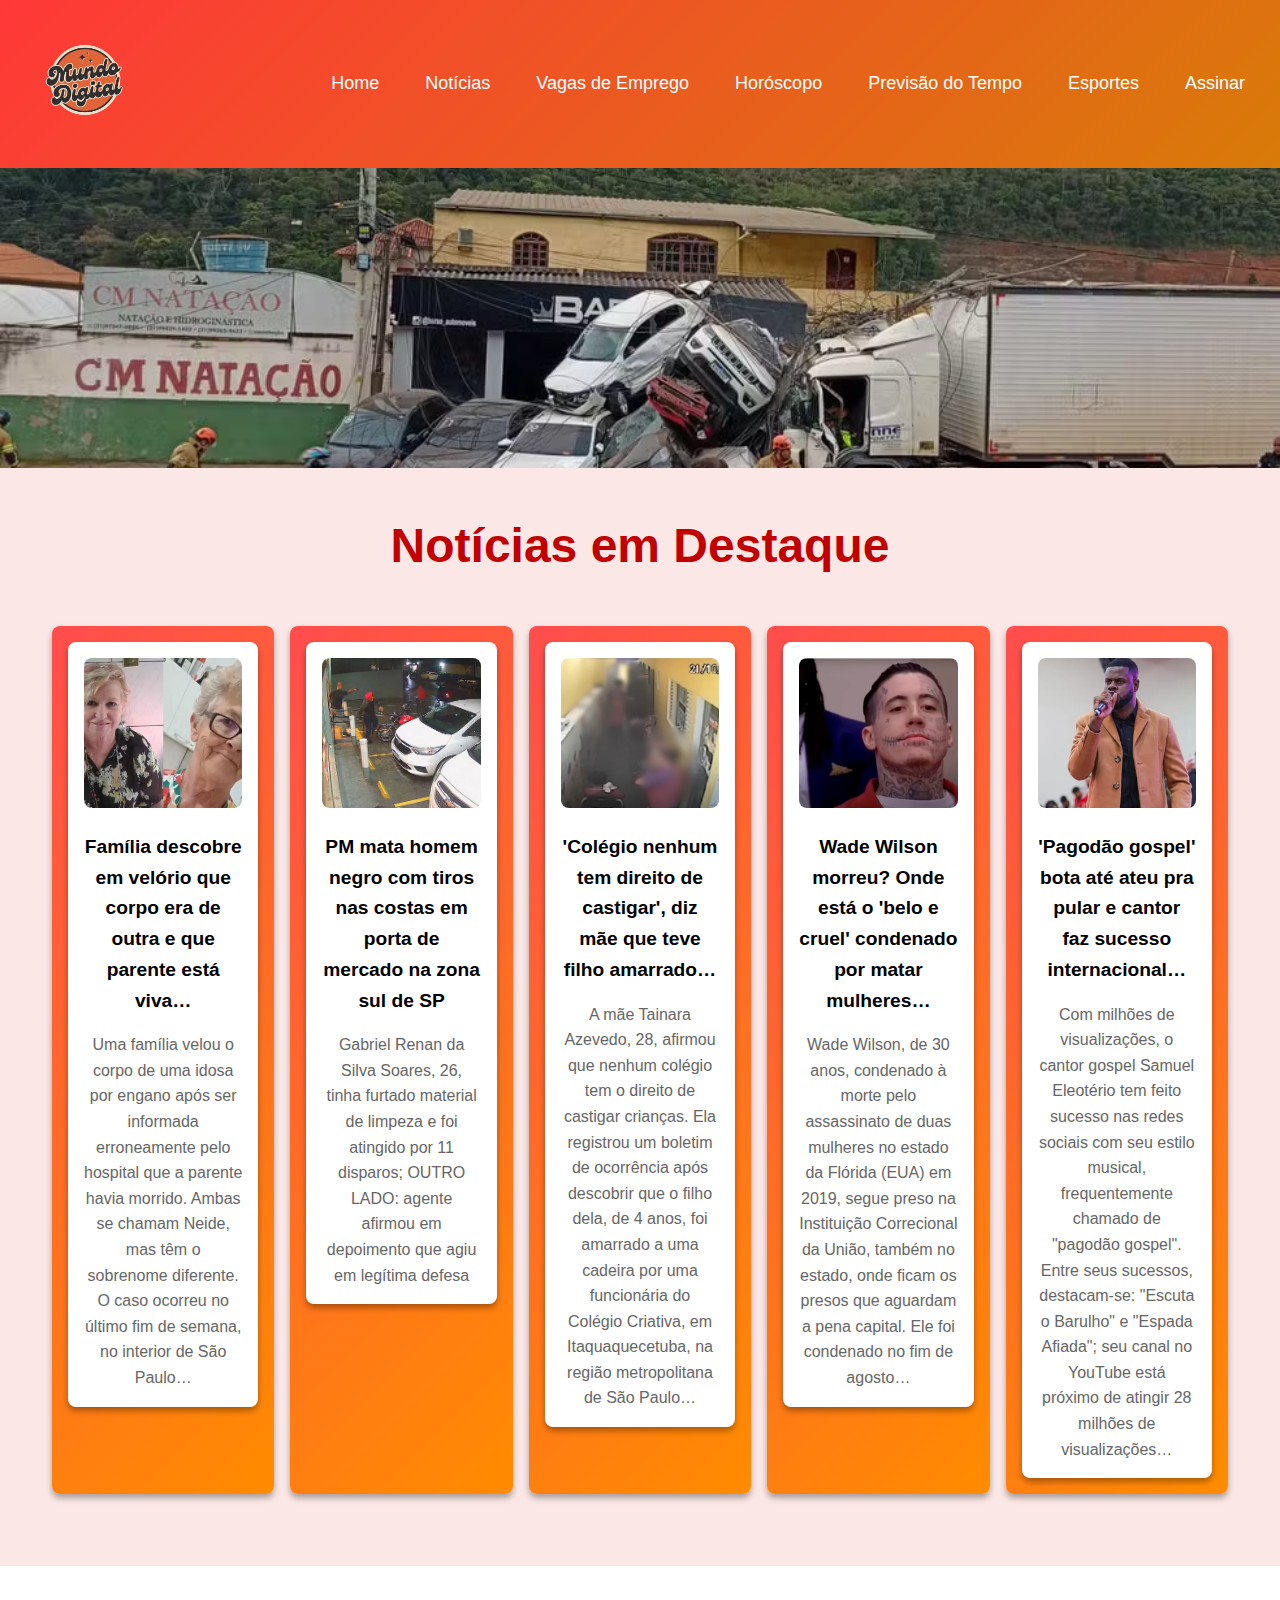
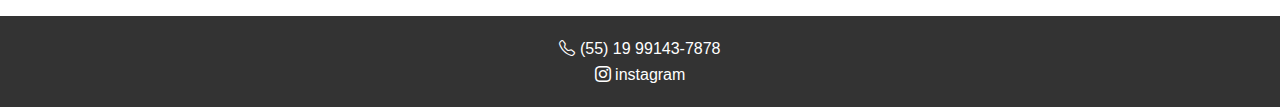
<file: prova lima/index.html>
<!DOCTYPE html>
<html lang="pt-br">

<head>
    <meta charset="UTF-8">
    <meta name="viewport" content="width=device-width, initial-scale=1.0">
    <link rel="stylesheet" href="https://cdn.jsdelivr.net/npm/bootstrap-icons@1.11.3/font/bootstrap-icons.min.css">
    <title>Jornal Conecta</title>
    <link rel="stylesheet" href="styles.css">
</head>

<body>
    <!-- Cabeçalho -->
    <header>
        <div class="logo">
            <img src="logo_jornal-removebg-preview.png" alt="Jornal Conecta">
        </div>
        <nav class="menu">
            <ul>
                <li><a href="index.html">Home</a></li>
                <li><a href="noticias.html">Notícias</a></li>
                <li><a href="vagas.html">Vagas de Emprego</a></li>
                <li><a href="horoscopo.html">Horóscopo</a></li>
                <li><a href="previsao-tempo.html">Previsão do Tempo</a></li>
                <li><a href="esportes.html">Esportes</a></li>
                <li><a href="assinar.html" >Assinar</a></li>
            </ul>
        </nav>
    </header>

    <!-- Banner Principal -->
    <section id="home" class="banner">
    </section>

    <!-- Notícias em Destaque -->
    <section id="noticias" class="noticias">
        <h2>Notícias em Destaque</h2>
        <div class="card-container">
            <a href="noticia1.html" class="cards">
                <div class="card">
                    <img src="veia.webp" alt="Notícia 1">
                    <h3>Família descobre em velório que corpo era de outra e que parente está viva…</h3>
                    <p>Uma família velou o corpo de uma idosa por engano após ser informada erroneamente pelo hospital que a parente havia morrido. Ambas se chamam Neide, mas têm o sobrenome diferente. O caso ocorreu no último fim de semana, no interior de São Paulo…</p>
                </div>
            </a>
            <a href="noticia2.html" class="cards">
                <div class="card">
                    <img src="pm.jpg" alt="Notícia 2">
                    <h3>PM mata homem negro com tiros nas costas em porta de mercado na zona sul de SP</h3>
                    <p>Gabriel Renan da Silva Soares, 26, tinha furtado material de limpeza e foi atingido por 11 disparos; OUTRO LADO: agente afirmou em depoimento que agiu em legítima defesa</p>
                
                </div>
            </a>
            <a href="noticia3.html" class="cards">
                <div class="card">
                    <img src="crança.png" alt="Notícia 3">
                    <h3>'Colégio nenhum tem direito de castigar', diz mãe que teve filho amarrado…</h3>
                    <p>A mãe Tainara Azevedo, 28, afirmou que nenhum colégio tem o direito de castigar crianças. Ela registrou um boletim de ocorrência após descobrir que o filho dela, de 4 anos, foi amarrado a uma cadeira por uma funcionária do Colégio Criativa, em Itaquaquecetuba, na região metropolitana de São Paulo…</p>
               
                </div>
            </a>
            <a href="noticia4.html" class="cards">
                <div class="card">
                    <img src="wade.png" alt="Notícia 4">
                    <h3>Wade Wilson morreu? Onde está o 'belo e cruel' condenado por matar mulheres…</h3>
                    <p>Wade Wilson, de 30 anos, condenado à morte pelo assassinato de duas mulheres no estado da Flórida (EUA) em 2019, segue preso na Instituição Correcional da União, também no estado, onde ficam os presos que aguardam a pena capital. Ele foi condenado no fim de agosto…</p>
                
                </div>
            </a>
            <a href="noticia5.html" class="cards">
                <div class="card">
                    <img src="pagodão gospel.webp" alt="Notícia 5">
                    <h3>'Pagodão gospel' bota até ateu pra pular e cantor faz sucesso internacional…</h3>
                    <p>Com milhões de visualizações, o cantor gospel Samuel Eleotério tem feito sucesso nas redes sociais com seu estilo musical, frequentemente chamado de "pagodão gospel". Entre seus sucessos, destacam-se: "Escuta o Barulho" e "Espada Afiada"; seu canal no YouTube está próximo de atingir 28 milhões de visualizações…</p>
                
                </div>
            </a>
        </div>
    </section>

    <!-- Footer -->
    <footer>
        <div class="social-media">
            <i class="bi bi-telephone"></i>
            <span>(55) 19 99143-7878</span>
        </div>

        <div>
            <i class="bi bi-instagram"></i>
            <span>instagram</span>
        </div>
    </footer>

</body>

</html>
</file>
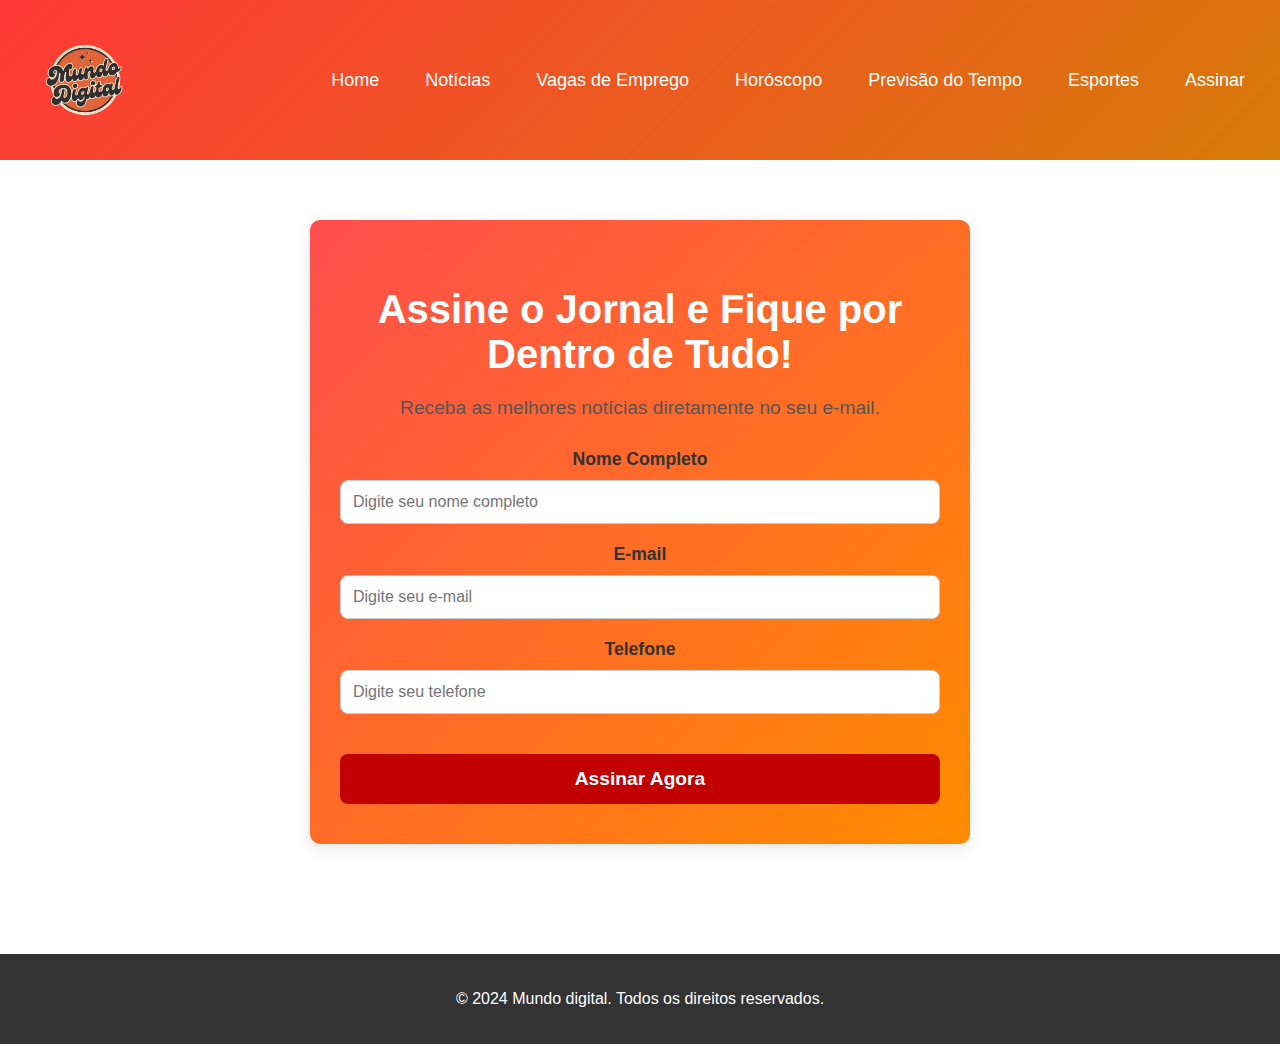
<file: prova lima/assinar.html>
<!DOCTYPE html>
<html lang="pt-BR">
<head>
    <meta charset="UTF-8">
    <meta name="viewport" content="width=device-width, initial-scale=1.0">
    <title>Assine o Jornal - Visionary Times</title>
    <link rel="stylesheet" href="ass.css">
</head>
<body>
    <header>
        <img src="logo_jornal-removebg-preview.png" alt="Visionary Times Logo" class="logo">
        <nav>
            <ul class="menu">
                <li><a href="index.html">Home</a></li>
                <li><a href="noticias.html">Notícias</a></li>
                <li><a href="vagas.html">Vagas de Emprego</a></li>
                <li><a href="horoscopo.html">Horóscopo</a></li>
                <li><a href="previsao-tempo.html">Previsão do Tempo</a></li>
                <li><a href="esportes.html">Esportes</a></li>
                <li><a href="assinar.html" >Assinar</a></li>
            </ul>
        </nav>
    </header>
    
    <main>
        <section class="assinar">
            <div class="container">
                <h1>Assine o Jornal e Fique por Dentro de Tudo!</h1>
                <p class="subtitulo">Receba as melhores notícias diretamente no seu e-mail.</p>
                
                <!-- Formulário de Assinatura -->
                <form action="submit-assinatura.php" method="POST" class="form-assinatura">
                    <div class="campo">
                        <label for="nome">Nome Completo</label>
                        <input type="text" id="nome" name="nome" required placeholder="Digite seu nome completo">
                    </div>
                    
                    <div class="campo">
                        <label for="email">E-mail</label>
                        <input type="email" id="email" name="email" required placeholder="Digite seu e-mail">
                    </div>
                    
                    <div class="campo">
                        <label for="telefone">Telefone</label>
                        <input type="tel" id="telefone" name="telefone" required placeholder="Digite seu telefone">
                    </div>
                    
                    <button type="submit" class="btn-submit">Assinar Agora</button>
                </form>
            </div>
        </section>
    </main>

    <footer>
        <p>&copy; 2024 Mundo digital. Todos os direitos reservados.</p>
    </footer>
</body>
</html>
</file>
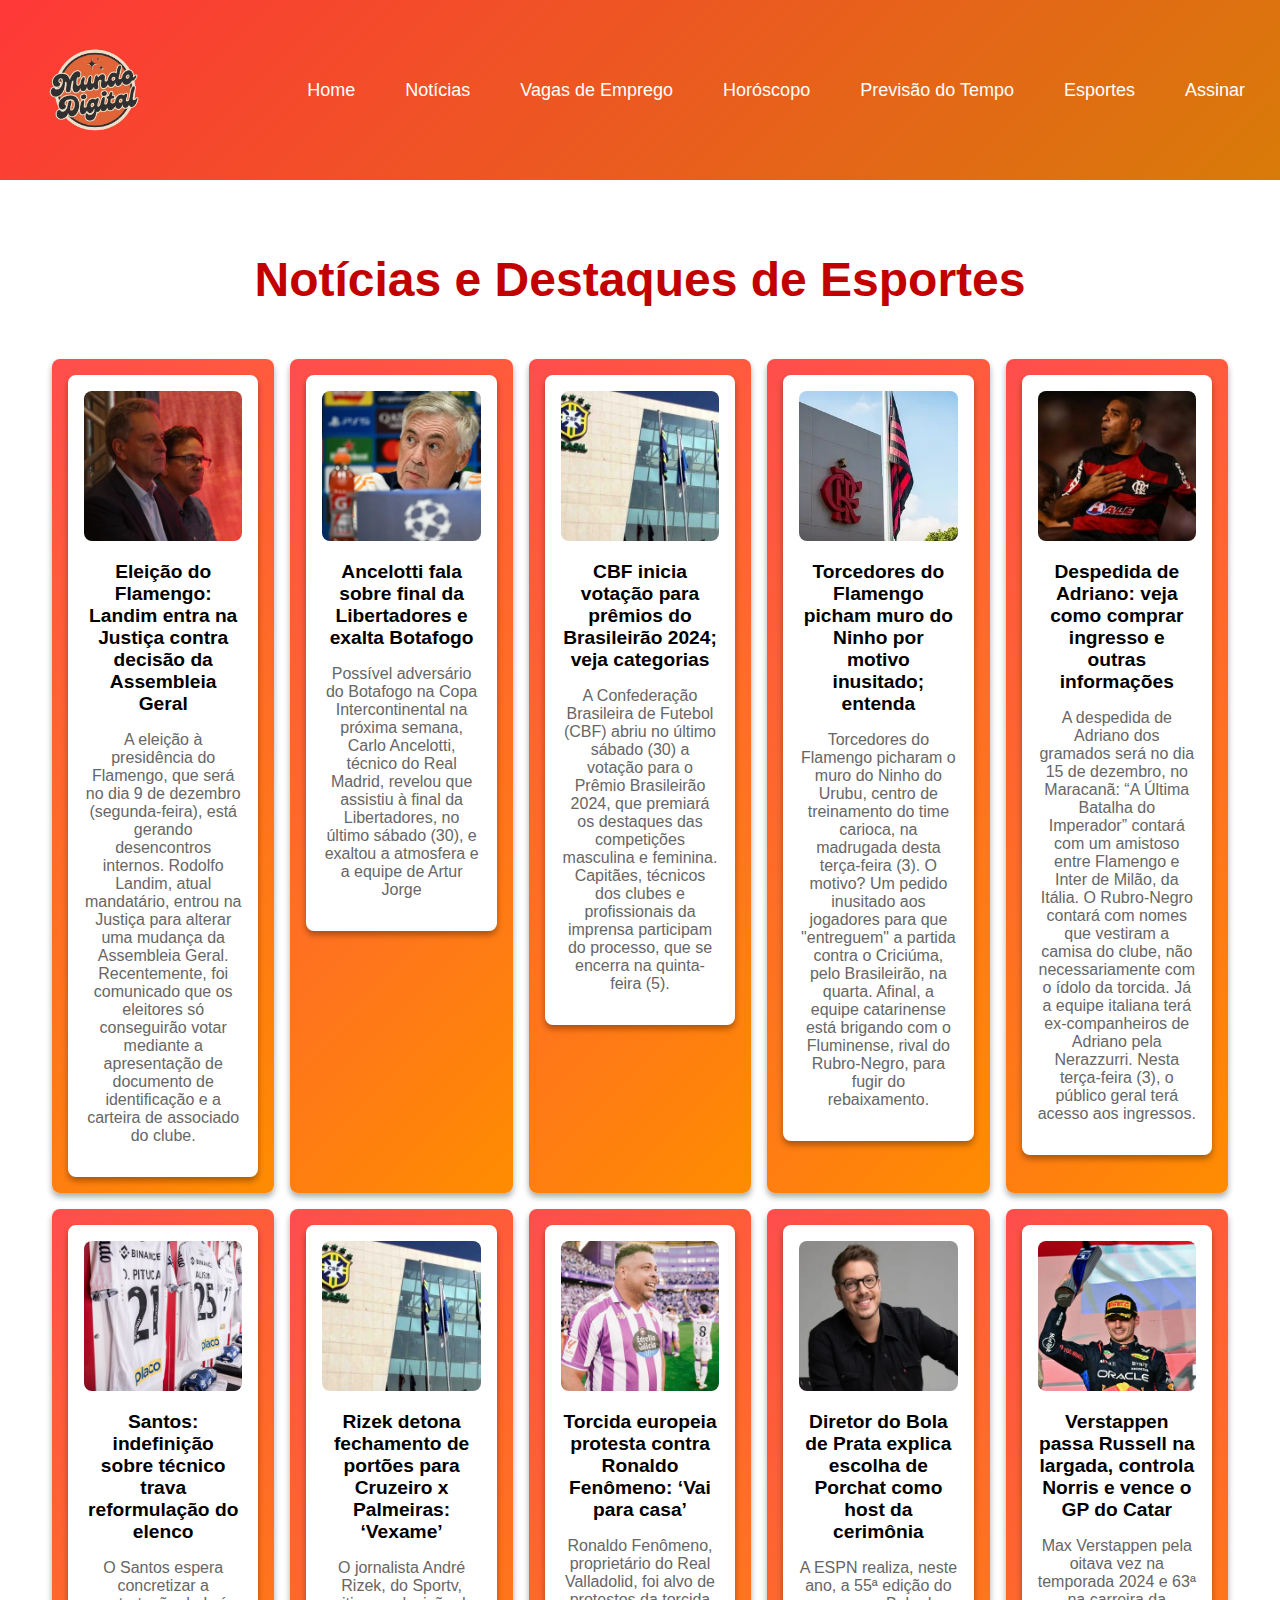
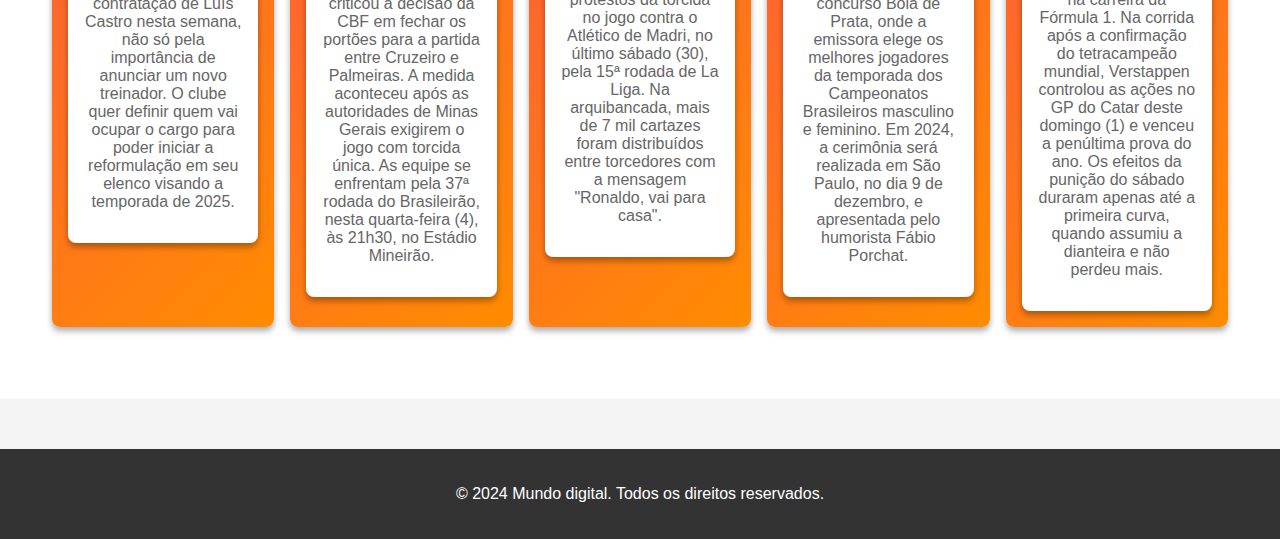
<file: prova lima/esportes.html>
<!DOCTYPE html>
<html lang="pt-BR">
<head>
    <meta charset="UTF-8">
    <meta name="viewport" content="width=device-width, initial-scale=1.0">
    <title>Esportes - Visionary Times</title>
    <link rel="stylesheet" href="esportes.css">
</head>
<body>
    <header>
        <img src="logo_jornal-removebg-preview.png" alt="Visionary Times Logo" class="logo">
        <nav>
            <ul class="menu">
                <li><a href="index.html">Home</a></li>
                <li><a href="noticias.html">Notícias</a></li>
                <li><a href="vagas.html">Vagas de Emprego</a></li>
                <li><a href="horoscopo.html">Horóscopo</a></li>
                <li><a href="previsao-tempo.html">Previsão do Tempo</a></li>
                <li><a href="esportes.html" class="active">Esportes</a></li>
                <li><a href="assinar.html">Assinar</a></li>
            </ul>
        </nav>
    </header>
    
    <main>
        <section class="esportes">
            <h1>Notícias e Destaques de Esportes</h1>
                <div class="card-container">
                    <a href="noticia1.html" class="cards">
                        <div class="card">
                            <img src="Rodolfo-Landim-e-Dunshee-scaled-aspect-ratio-512-320.webp" alt="Notícia 1">
                            <h3>Eleição do Flamengo: Landim entra na Justiça contra decisão da Assembleia Geral</h3>
                            <p>A eleição à presidência do Flamengo, que será no dia 9 de dezembro (segunda-feira), está gerando desencontros internos. Rodolfo Landim, atual mandatário, entrou na Justiça para alterar uma mudança da Assembleia Geral. Recentemente, foi comunicado que os eleitores só conseguirão votar mediante a apresentação de documento de identificação e a carteira de associado do clube.</p>
                        </div>
                    </a>
                    <a href="noticia2.html" class="cards">
                        <div class="card">
                            <img src="AFP__20241126__36ND82M__v1__HighRes__FblEurC1RealMadridPresser-scaled-aspect-ratio-512-320.webp" alt="Notícia 2">
                            <h3>Ancelotti fala sobre final da Libertadores e exalta Botafogo</h3>
                            <p>Possível adversário do Botafogo na Copa Intercontinental na próxima semana, Carlo Ancelotti, técnico do Real Madrid, revelou que assistiu à final da Libertadores, no último sábado (30), e exaltou a atmosfera e a equipe de Artur Jorge</p>
        
                        </div>
                    </a>
                    <a href="noticia3.html" class="cards">
                        <div class="card">
                            <img src="CBF-aspect-ratio-512-320.webp" alt="Notícia 3">
                            <h3>CBF inicia votação para prêmios do Brasileirão 2024; veja categorias</h3>
                            <p>A Confederação Brasileira de Futebol (CBF) abriu no último sábado (30) a votação para o Prêmio Brasileirão 2024, que premiará os destaques das competições masculina e feminina. Capitães, técnicos dos clubes e profissionais da imprensa participam do processo, que se encerra na quinta-feira (5).</p>
        
                        </div>
                    </a>
                    <a href="noticia4.html" class="cards">
                        <div class="card">
                            <img src="image_placeholder-1-aspect-ratio-512-320-11.webp" alt="Notícia 4">
                            <h3>Torcedores do Flamengo picham muro do Ninho por motivo inusitado; entenda</h3>
                            <p>Torcedores do Flamengo picharam o muro do Ninho do Urubu, centro de treinamento do time carioca, na madrugada desta terça-feira (3). O motivo? Um pedido inusitado aos jogadores para que "entreguem" a partida contra o Criciúma, pelo Brasileirão, na quarta. Afinal, a equipe catarinense está brigando com o Fluminense, rival do Rubro-Negro, para fugir do rebaixamento.</p>
        
                        </div>
                    </a>
                    <a href="noticia5.html" class="cards">
                        <div class="card">
                            <img src="image_placeholder-1-aspect-ratio-512-320-12.webp" alt="Notícia 5">
                            <h3>Despedida de Adriano: veja como comprar ingresso e outras informações</h3>
                            <p>A despedida de Adriano dos gramados será no dia 15 de dezembro, no Maracanã: “A Última Batalha do Imperador” contará com um amistoso entre Flamengo e Inter de Milão, da Itália. O Rubro-Negro contará com nomes que vestiram a camisa do clube, não necessariamente com o ídolo da torcida. Já a equipe italiana terá ex-companheiros de Adriano pela Nerazzurri. Nesta terça-feira (3), o público geral terá acesso aos ingressos.</p>
                        </div>
                    </a>
                    <a href="noticia6.html" class="cards">
                        <div class="card">
                          <img src="santos.webp" alt="Notícia 6">
                          <h3>Santos: indefinição sobre técnico trava reformulação do elenco</h3>
                           <p>O Santos espera concretizar a contratação de Luís Castro nesta semana, não só pela importância de anunciar um novo treinador. O clube quer definir quem vai ocupar o cargo para poder iniciar a reformulação em seu elenco visando a temporada de 2025.</p>
                        </div>
                    </a>
                    <a href="noticia7.html" class="cards">
                        <div class="card">
                            <img src="CBF-aspect-ratio-512-320.webp" alt="Notícia 7">
                            <h3>Rizek detona fechamento de portões para Cruzeiro x Palmeiras: ‘Vexame’</h3>
                            <p>O jornalista André Rizek, do Sportv, criticou a decisão da CBF em fechar os portões para a partida entre Cruzeiro e Palmeiras. A medida aconteceu após as autoridades de Minas Gerais exigirem o jogo com torcida única. As equipe se enfrentam pela 37ª rodada do Brasileirão, nesta quarta-feira (4), às 21h30, no Estádio Mineirão.</p>
        
                        </div>
                    </a>
                    <a href="noticia8.html" class="cards">
                        <div class="card">
                            <img src="ronaldo-real-valladolid-e1716822785760-aspect-ratio-512-320.webp" alt="Notícia 8">
                            <h3>Torcida europeia protesta contra Ronaldo Fenômeno: ‘Vai para casa’</h3>
                            <p>Ronaldo Fenômeno, proprietário do Real Valladolid, foi alvo de protestos da torcida no jogo contra o Atlético de Madri, no último sábado (30), pela 15ª rodada de La Liga. Na arquibancada, mais de 7 mil cartazes foram distribuídos entre torcedores com a mensagem "Ronaldo, vai para casa".</p>
        
                        </div>
                    </a>
                    <a href="noticia9.html" class="cards">
                        <div class="card">
                         <img src="Fabio-porchat-aspect-ratio-512-320.webp" alt="Notícia 9">
                         <h3>Diretor do Bola de Prata explica escolha de Porchat como host da cerimônia</h3>
                          <p>A ESPN realiza, neste ano, a 55ª edição do concurso Bola de Prata, onde a emissora elege os melhores jogadores da temporada dos Campeonatos Brasileiros masculino e feminino. Em 2024, a cerimônia será realizada em São Paulo, no dia 9 de dezembro, e apresentada pelo humorista Fábio Porchat.</p>
        
                        </div>
                    </a>
                    <a href="noticia10.html" class="cards">
                        <div class="card">
                         <img src="formula1.webp" alt="Notícia 10">
                         <h3>Verstappen passa Russell na largada, controla Norris e vence o GP do Catar</h3>
                         <p>Max Verstappen pela oitava vez na temporada 2024 e 63ª na carreira da Fórmula 1. Na corrida após a confirmação do tetracampeão mundial, Verstappen controlou as ações no GP do Catar deste domingo (1) e venceu a penúltima prova do ano. Os efeitos da punição do sábado duraram apenas até a primeira curva, quando assumiu a dianteira e não perdeu mais.</p>
                        </div>
                    </a>
                </div>
            
        </section>
    </main>
    <footer>
        <p>&copy; 2024 Mundo digital. Todos os direitos reservados.</p>
    </footer>
</body>
</html>
</file>
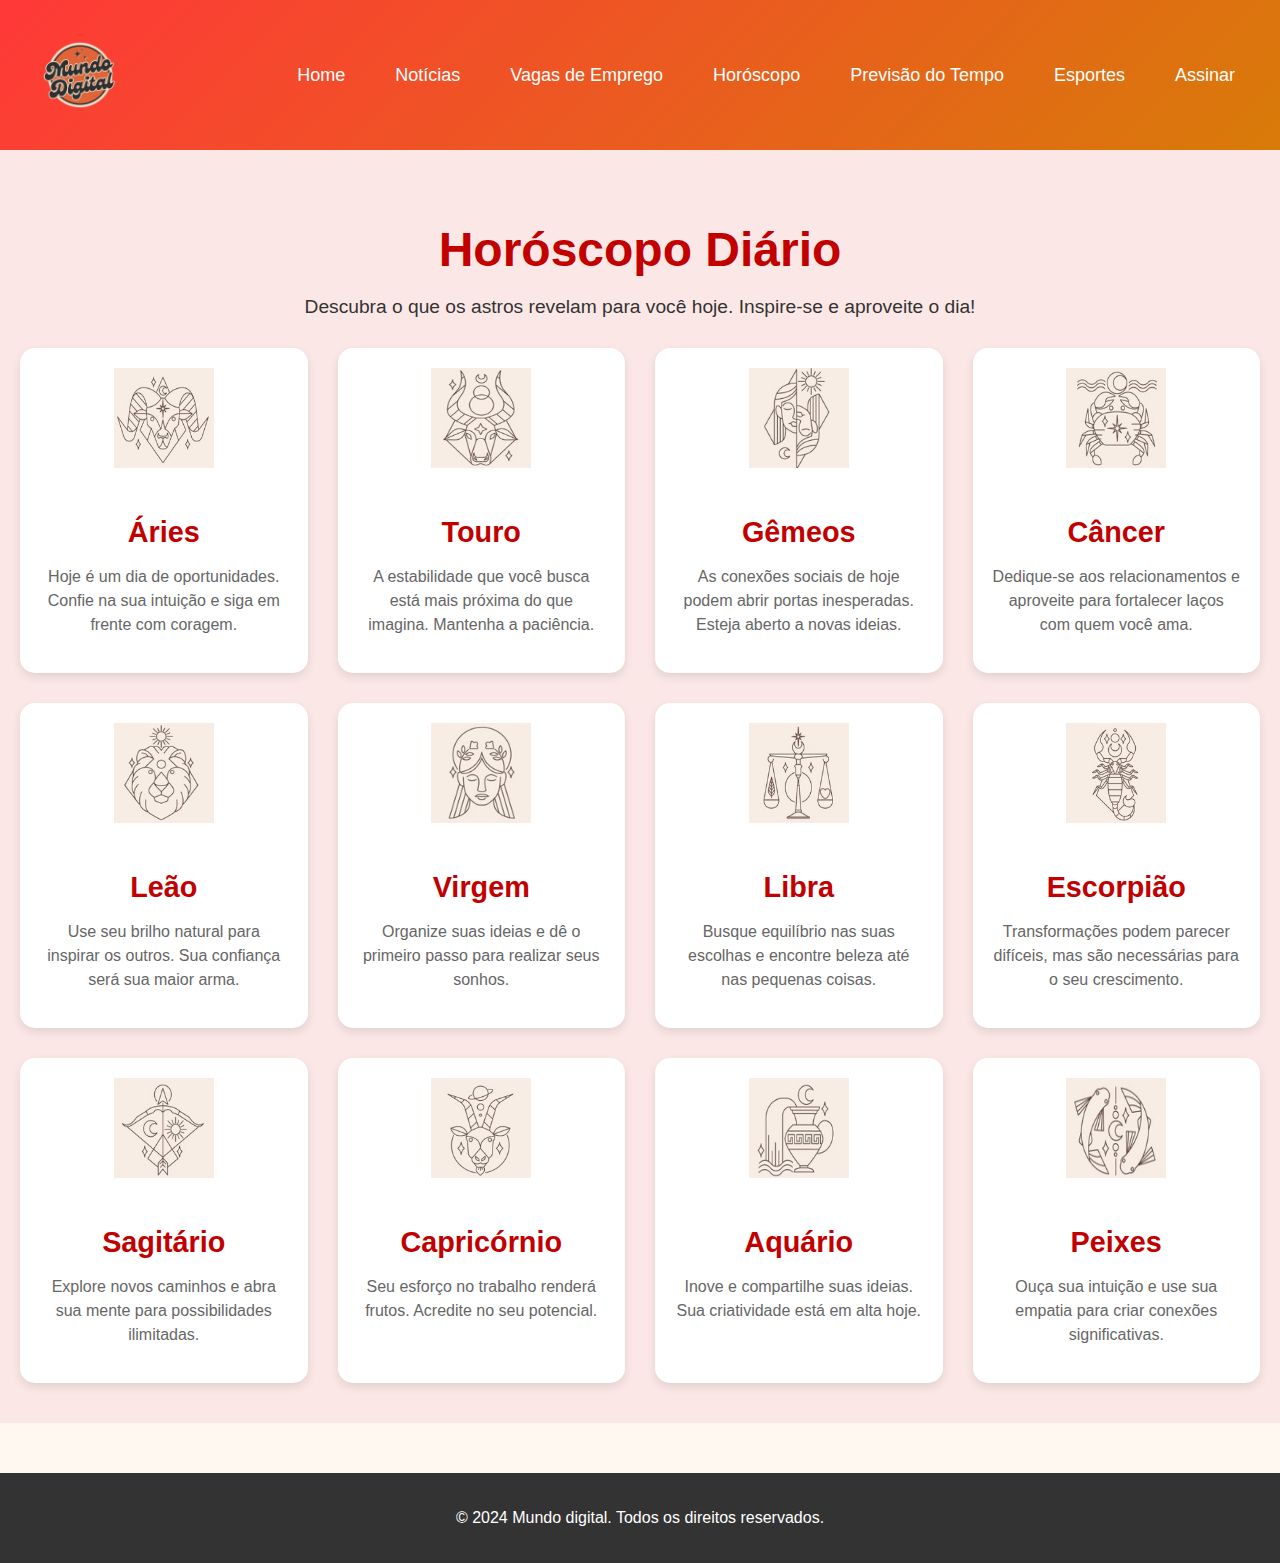
<file: prova lima/horoscopo.html>
<!DOCTYPE html>
<html lang="en">
<head>
    <meta charset="UTF-8">
    <meta name="viewport" content="width=device-width, initial-scale=1.0">
    <title>Horóscopo - Visionary Times</title>
    <link rel="stylesheet" href="horoscopo.css">
</head>
<body>
    <header>
        <img src="logo_jornal-removebg-preview.png" alt="Visionary Times Logo" class="logo">
        <nav>
            <ul class="menu">
                <li><a href="index.html">Home</a></li>
                <li><a href="noticias.html">Notícias</a></li>
                <li><a href="vagas.html">Vagas de Emprego</a></li>
                <li><a href="horoscopo.html">Horóscopo</a></li>
                <li><a href="previsao-tempo.html">Previsão do Tempo</a></li>
                <li><a href="esportes.html">Esportes</a></li>
                <li><a href="assinar.html" >Assinar</a></li>
            </ul>
        </nav>
    </header>
    <main>
        <section class="horoscopo">
            <h1>Horóscopo Diário</h1>
            <p class="subtitulo">Descubra o que os astros revelam para você hoje. Inspire-se e aproveite o dia!</p>
            <div class="signos">
                <!-- Exemplo de signo -->
                <div class="signo">
                    <img src="aries.png" alt="Áries">
                    <h2>Áries</h2>
                    <p>Hoje é um dia de oportunidades. Confie na sua intuição e siga em frente com coragem.</p>
                </div>
                <div class="signo">
                    <img src="touro.png" alt="Touro">
                    <h2>Touro</h2>
                    <p>A estabilidade que você busca está mais próxima do que imagina. Mantenha a paciência.</p>
                </div>
                <div class="signo">
                    <img src="gemeos.png" alt="Gêmeos">
                    <h2>Gêmeos</h2>
                    <p>As conexões sociais de hoje podem abrir portas inesperadas. Esteja aberto a novas ideias.</p>
                </div>
                <div class="signo">
                    <img src="cancer.png" alt="Câncer">
                    <h2>Câncer</h2>
                    <p>Dedique-se aos relacionamentos e aproveite para fortalecer laços com quem você ama.</p>
                </div>
                <div class="signo">
                    <img src="leão.png" alt="Leão">
                    <h2>Leão</h2>
                    <p>Use seu brilho natural para inspirar os outros. Sua confiança será sua maior arma.</p>
                </div>
                <div class="signo">
                    <img src="virem.png" alt="Virgem">
                    <h2>Virgem</h2>
                    <p>Organize suas ideias e dê o primeiro passo para realizar seus sonhos.</p>
                </div>
                <div class="signo">
                    <img src="libra.png" alt="Libra">
                    <h2>Libra</h2>
                    <p>Busque equilíbrio nas suas escolhas e encontre beleza até nas pequenas coisas.</p>
                </div>
                <div class="signo">
                    <img src="escorpião.png" alt="Escorpião">
                    <h2>Escorpião</h2>
                    <p>Transformações podem parecer difíceis, mas são necessárias para o seu crescimento.</p>
                </div>
                <div class="signo">
                    <img src="sargitario.png" alt="Sagitário">
                    <h2>Sagitário</h2>
                    <p>Explore novos caminhos e abra sua mente para possibilidades ilimitadas.</p>
                </div>
                <div class="signo">
                    <img src="capriornio.png" alt="Capricórnio">
                    <h2>Capricórnio</h2>
                    <p>Seu esforço no trabalho renderá frutos. Acredite no seu potencial.</p>
                </div>
                <div class="signo">
                    <img src="aquario.png" alt="Aquário">
                    <h2>Aquário</h2>
                    <p>Inove e compartilhe suas ideias. Sua criatividade está em alta hoje.</p>
                </div>
                <div class="signo">
                    <img src="peixes.png" alt="Peixes">
                    <h2>Peixes</h2>
                    <p>Ouça sua intuição e use sua empatia para criar conexões significativas.</p>
                </div>
            </div>
        </section>
    </main>
    <footer>
        <p>&copy; 2024 Mundo digital. Todos os direitos reservados.</p>
    </footer>
</body>
</html>
</file>
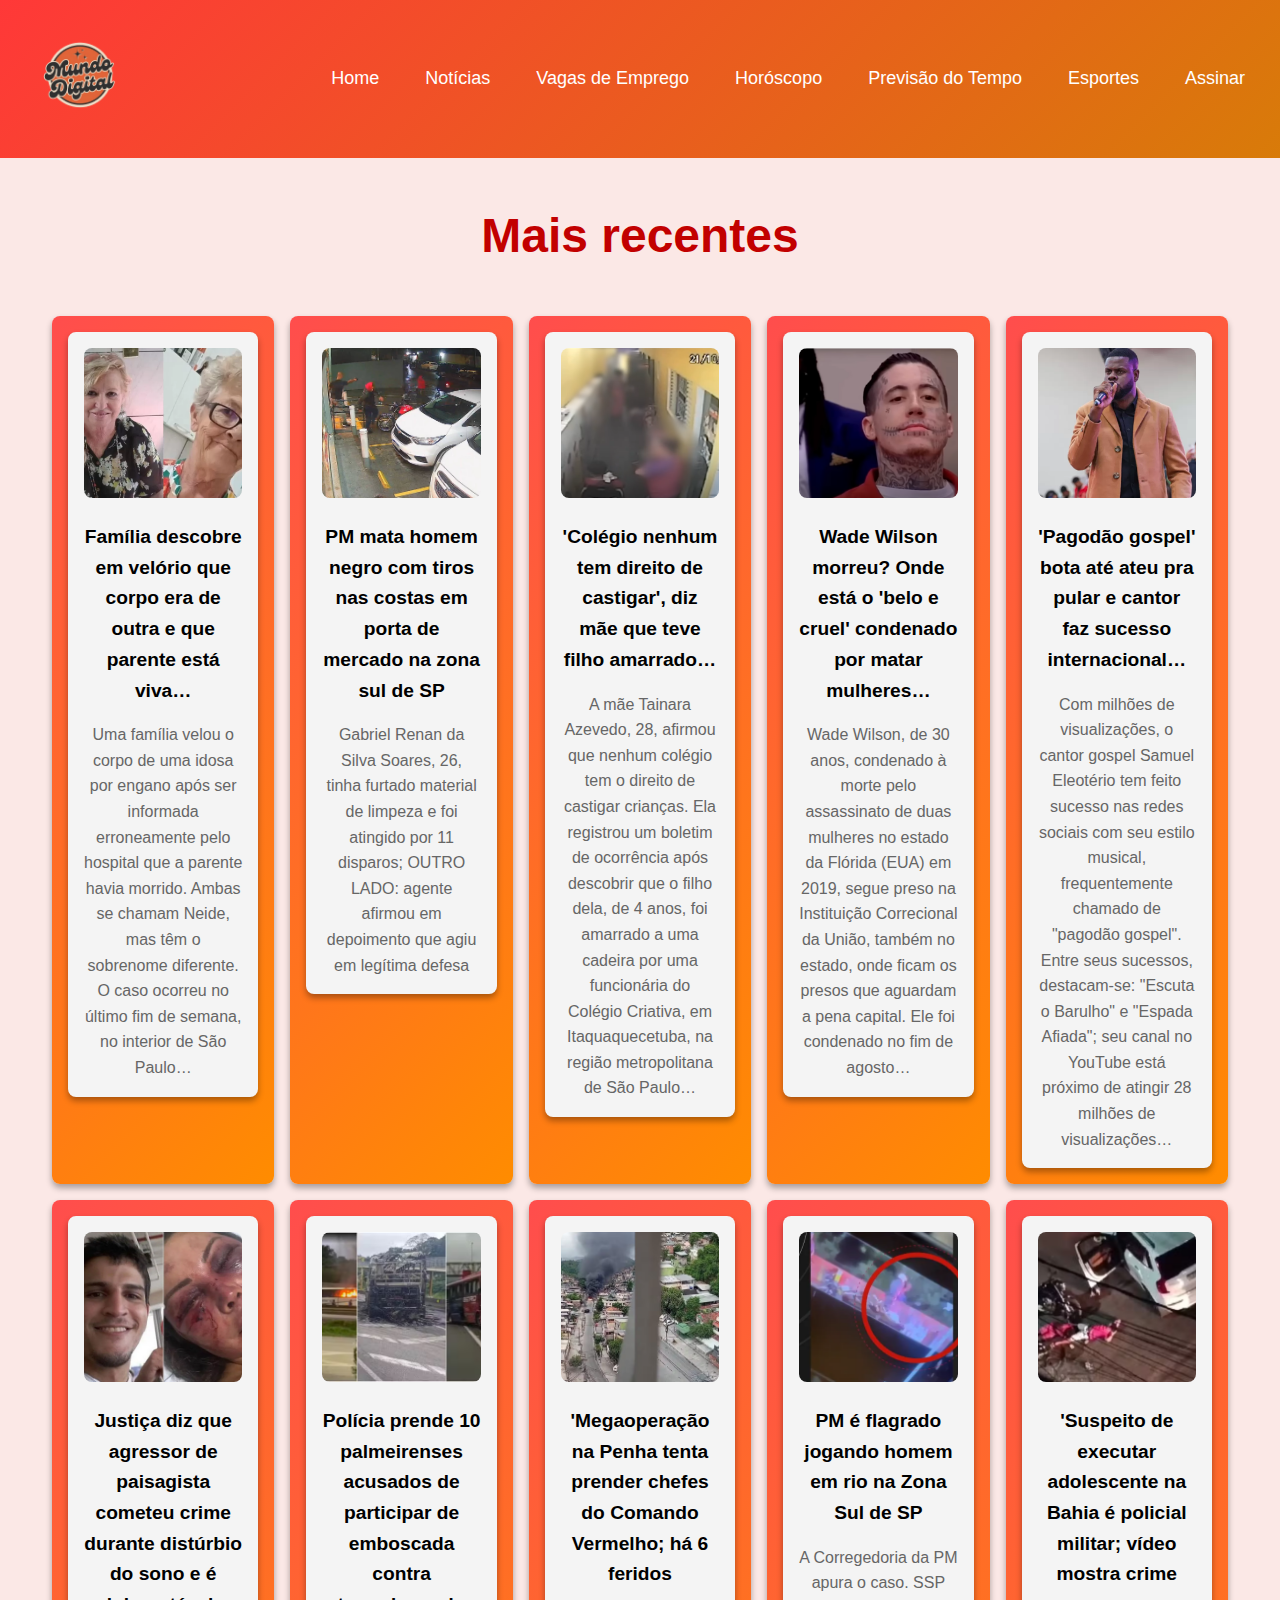
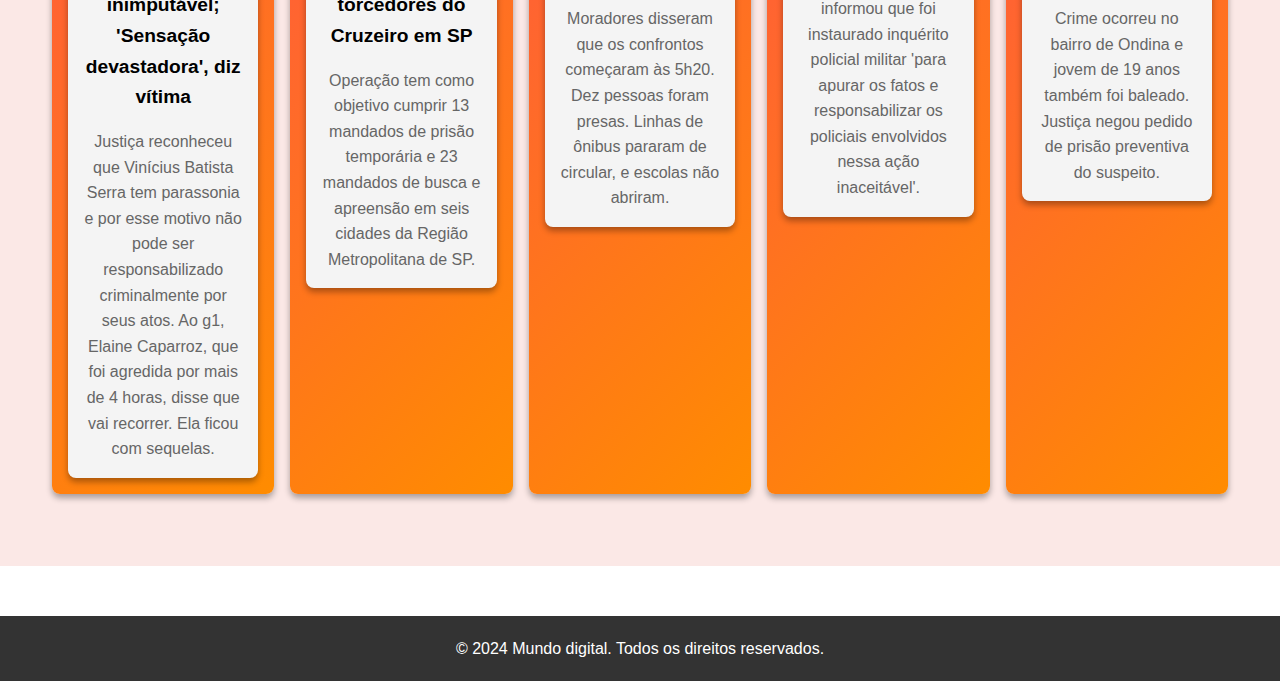
<file: prova lima/noticias.html>
<!DOCTYPE html>
<html lang="pt-br">

<head>
    <meta charset="UTF-8">
    <meta name="viewport" content="width=device-width, initial-scale=1.0">
    <link rel="stylesheet" href="https://cdn.jsdelivr.net/npm/bootstrap-icons@1.11.3/font/bootstrap-icons.min.css">
    <title>Jornal Conecta</title>
    <link rel="stylesheet" href="noticias.css">
</head>

<body>
    <!-- Cabeçalho -->
    <header>
        <div class="logo">
            <img src="logo_jornal-removebg-preview.png" alt="Jornal Conecta">
        </div>
        <nav class="menu">
            <ul>
                <li><a href="index.html">Home</a></li>
                <li><a href="noticias.html">Notícias</a></li>
                <li><a href="vagas.html">Vagas de Emprego</a></li>
                <li><a href="horoscopo.html">Horóscopo</a></li>
                <li><a href="previsao-tempo.html">Previsão do Tempo</a></li>
                <li><a href="esportes.html">Esportes</a></li>
                <li><a href="assinar.html" >Assinar</a></li>
            </ul>
        </nav>
    </header>


    <!-- Notícias em Destaque -->
    <section id="noticias" class="noticias">
        <h2>Mais recentes</h2>
        <div class="card-container">
            <a href="noticia1.html" class="cards">
                <div class="card">
                    <img src="veia.webp" alt="Notícia 1">
                    <h3>Família descobre em velório que corpo era de outra e que parente está viva…</h3>
                    <p>Uma família velou o corpo de uma idosa por engano após ser informada erroneamente pelo hospital
                        que a parente havia morrido. Ambas se chamam Neide, mas têm o sobrenome diferente. O caso
                        ocorreu no último fim de semana, no interior de São Paulo…</p>
                </div>
            </a>
            <a href="noticia2.html" class="cards">
                <div class="card">
                    <img src="pm.jpg" alt="Notícia 2">
                    <h3>PM mata homem negro com tiros nas costas em porta de mercado na zona sul de SP</h3>
                    <p>Gabriel Renan da Silva Soares, 26, tinha furtado material de limpeza e foi atingido por 11
                        disparos; OUTRO LADO: agente afirmou em depoimento que agiu em legítima defesa</p>

                </div>
            </a>
            <a href="noticia3.html" class="cards">
                <div class="card">
                    <img src="crança.png" alt="Notícia 3">
                    <h3>'Colégio nenhum tem direito de castigar', diz mãe que teve filho amarrado…</h3>
                    <p>A mãe Tainara Azevedo, 28, afirmou que nenhum colégio tem o direito de castigar crianças. Ela
                        registrou um boletim de ocorrência após descobrir que o filho dela, de 4 anos, foi amarrado a
                        uma cadeira por uma funcionária do Colégio Criativa, em Itaquaquecetuba, na região metropolitana
                        de São Paulo…</p>

                </div>
            </a>
            <a href="noticia4.html" class="cards">
                <div class="card">
                    <img src="wade.png" alt="Notícia 4">
                    <h3>Wade Wilson morreu? Onde está o 'belo e cruel' condenado por matar mulheres…</h3>
                    <p>Wade Wilson, de 30 anos, condenado à morte pelo assassinato de duas mulheres no estado da Flórida
                        (EUA) em 2019, segue preso na Instituição Correcional da União, também no estado, onde ficam os
                        presos que aguardam a pena capital. Ele foi condenado no fim de agosto…</p>

                </div>
            </a>
            <a href="noticia5.html" class="cards">
                <div class="card">
                    <img src="pagodão gospel.webp" alt="Notícia 5">
                    <h3>'Pagodão gospel' bota até ateu pra pular e cantor faz sucesso internacional…</h3>
                    <p>Com milhões de visualizações, o cantor gospel Samuel Eleotério tem feito sucesso nas redes
                        sociais com seu estilo musical, frequentemente chamado de "pagodão gospel". Entre seus sucessos,
                        destacam-se: "Escuta o Barulho" e "Espada Afiada"; seu canal no YouTube está próximo de atingir
                        28 milhões de visualizações…</p>
                </div>
            </a>
            <a href="noticia6.html" class="cards">
                <div class="card">
                  <img src="brasil-montagem-mulher-espancada.webp" alt="Notícia 6">
                  <h3>Justiça diz que agressor de paisagista cometeu crime durante distúrbio do sono e é inimputável; 'Sensação devastadora', diz vítima</h3>
                   <p>Justiça reconheceu que Vinícius Batista Serra tem parassonia e por esse motivo não pode ser responsabilizado criminalmente por seus atos. Ao g1, Elaine Caparroz, que foi agredida por mais de 4 horas, disse que vai recorrer. Ela ficou com sequelas.</p>
                </div>
            </a>
            <a href="noticia7.html" class="cards">
                <div class="card">
                    <img src="briga-de-torcida-palmeiras-cruzeiro-na-fernao-dias.avif" alt="Notícia 7">
                    <h3>Polícia prende 10 palmeirenses acusados de participar de emboscada contra torcedores do Cruzeiro em SP</h3>
                    <p>Operação tem como objetivo cumprir 13 mandados de prisão temporária e 23 mandados de busca e apreensão em seis cidades da Região Metropolitana de SP.</p>

                </div>
            </a>
            <a href="noticia8.html" class="cards">
                <div class="card">
                    <img src="03penha-a.avif" alt="Notícia 8">
                    <h3>'Megaoperação na Penha tenta prender chefes do Comando Vermelho; há 6 feridos</h3>
                    <p>Moradores disseram que os confrontos começaram às 5h20. Dez pessoas foram presas. Linhas de ônibus pararam de circular, e escolas não abriram.</p>

                </div>
            </a>
            <a href="noticia9.html" class="cards">
                <div class="card">
                 <img src="captura-de-tela-2024-12-02-230523.webp" alt="Notícia 9">
                 <h3>PM é flagrado jogando homem em rio na Zona Sul de SP</h3>
                  <p>A Corregedoria da PM apura o caso. SSP informou que foi instaurado inquérito policial militar 'para apurar os fatos e responsabilizar os policiais envolvidos nessa ação inaceitável'.</p>

                </div>
            </a>
            <a href="noticia10.html" class="cards">
                <div class="card">
                 <img src="foto-no-tamanho-home-2024-12-02t093748.054.avif" alt="Notícia 10">
                 <h3>'Suspeito de executar adolescente na Bahia é policial militar; vídeo mostra crime</h3>
                 <p>Crime ocorreu no bairro de Ondina e jovem de 19 anos também foi baleado. Justiça negou pedido de prisão preventiva do suspeito.</p>
                </div>
            </a>
        </div>
    </section>

    <footer>
        <p>&copy; 2024 Mundo digital. Todos os direitos reservados.</p>
    </footer>
</body>

</html>
</file>
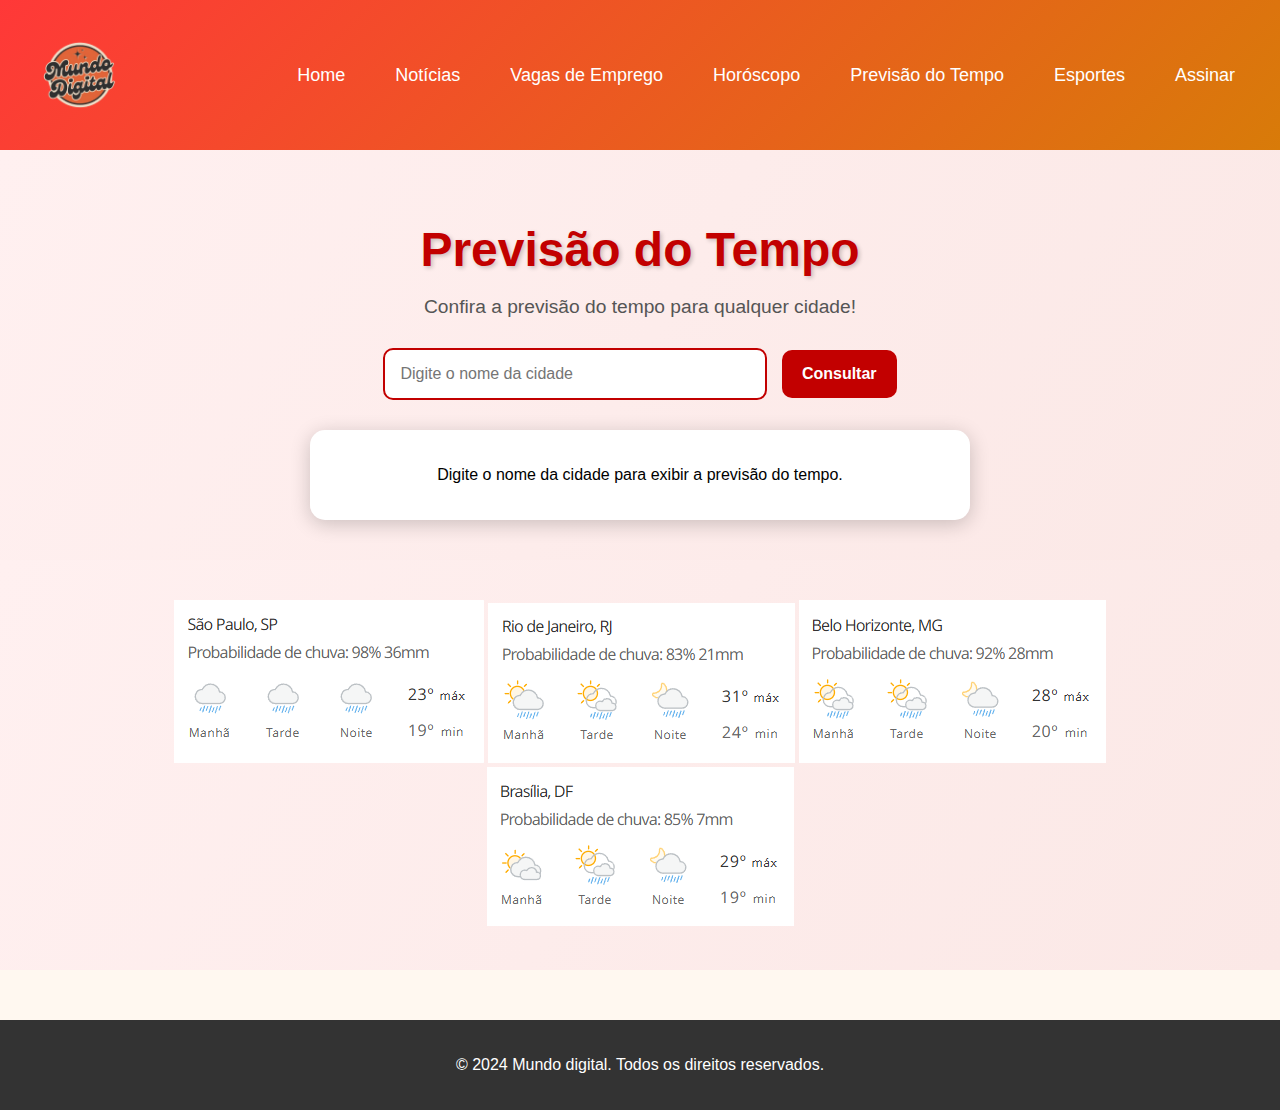
<file: prova lima/previsao-tempo.html>
<!DOCTYPE html>
<html lang="en">
<head>
    <meta charset="UTF-8">
    <meta name="viewport" content="width=device-width, initial-scale=1.0">
    <title>Previsão do Tempo - Visionary Times</title>
    <link rel="stylesheet" href="previsao.css">
</head>
<body>
    <header>
        <img src="logo_jornal-removebg-preview.png" alt="Visionary Times Logo" class="logo">
        <nav>
            <ul class="menu">
                <li><a href="index.html">Home</a></li>
                <li><a href="noticias.html">Notícias</a></li>
                <li><a href="vagas.html">Vagas de Emprego</a></li>
                <li><a href="horoscopo.html">Horóscopo</a></li>
                <li><a href="previsao-tempo.html">Previsão do Tempo</a></li>
                <li><a href="esportes.html">Esportes</a></li>
                <li><a href="assinar.html" >Assinar</a></li>
            </ul>
        </nav>
    </header>
    <main>
        <section class="previsao">
            <h1>Previsão do Tempo</h1>
            <p class="subtitulo">Confira a previsão do tempo para qualquer cidade!</p>
            <div class="busca">
                <input type="text" id="cidade" placeholder="Digite o nome da cidade">
                <button onclick="buscarPrevisao()">Consultar</button>
            </div>
            <div id="resultado" class="resultado">
                <p>Digite o nome da cidade para exibir a previsão do tempo.</p>
            </div>
        </section>
    </main>


    <section id="prev">
                <div class="previsao">
                    <img src="previsão.png" alt="Notícia 1">
                
                    <img src="previsão2.png" alt="Notícia 1">
                
                    <img src="previsão3.png" alt="Notícia 1">
                
                    <img src="previsão4.png" alt="Notícia 1">
                </div>
    </section>

    <footer>
        <p>&copy; 2024 Mundo digital. Todos os direitos reservados.</p>
    </footer>

</body>
</html>
</file>
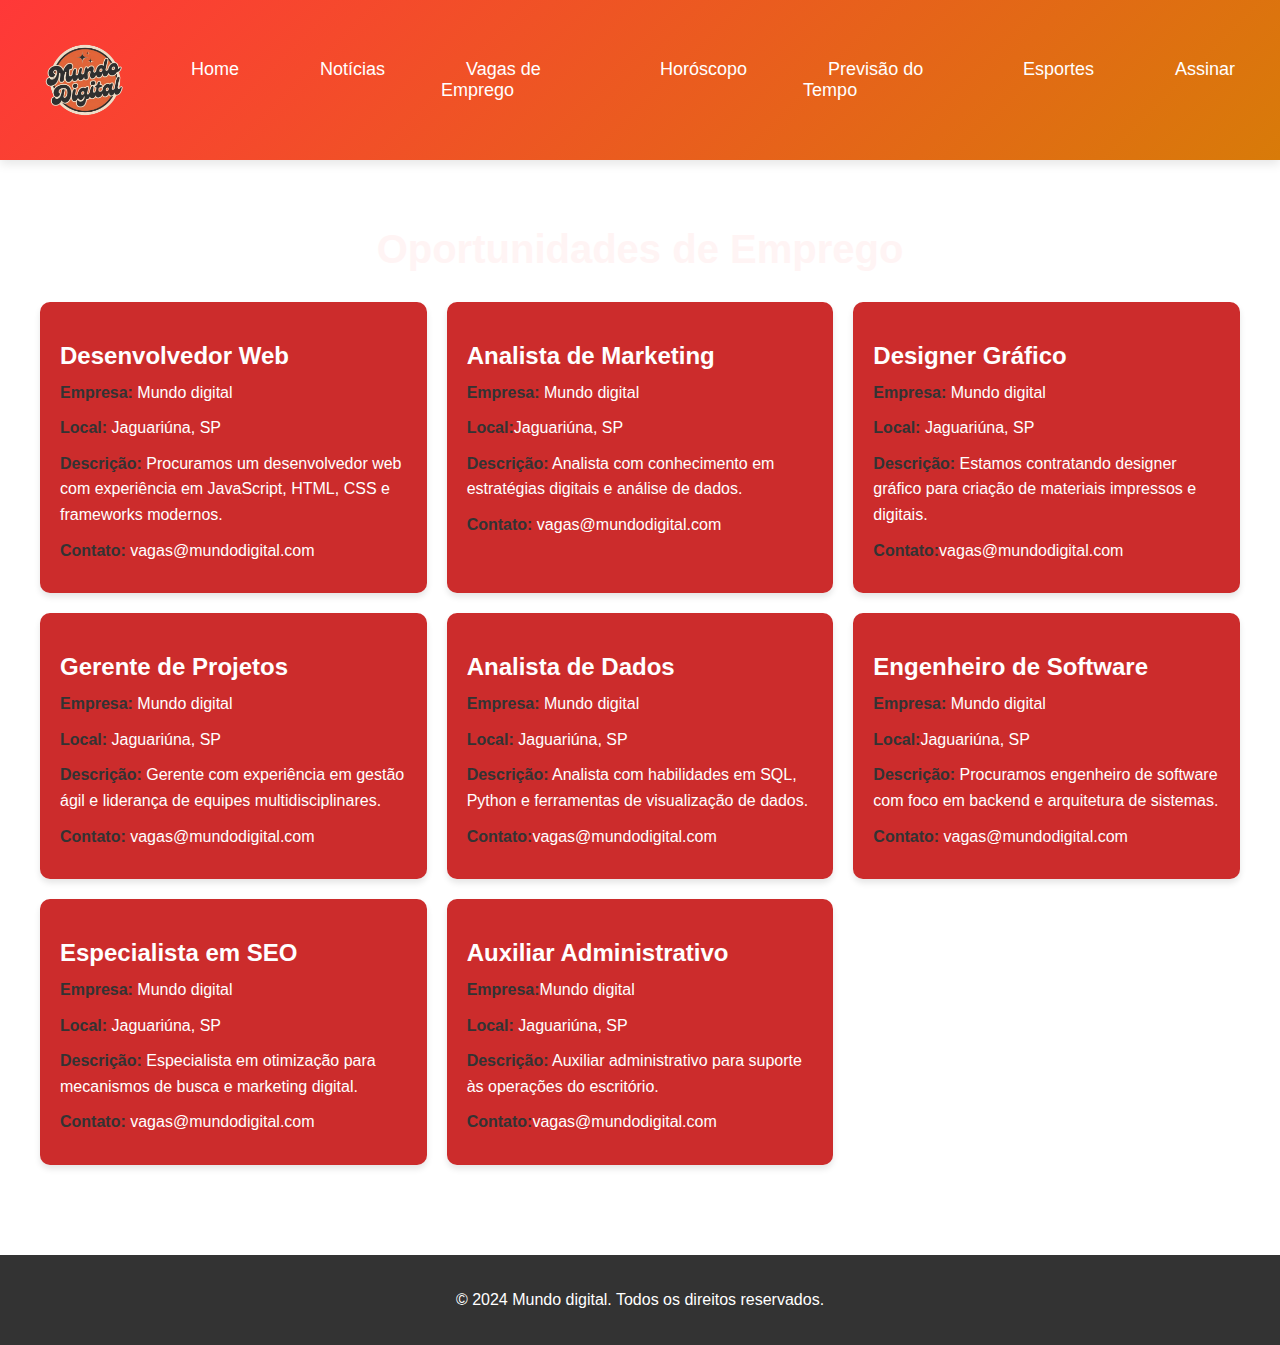
<file: prova lima/vagas.html>
<!DOCTYPE html>
<html lang="en">
<head>
    <meta charset="UTF-8">
    <meta name="viewport" content="width=device-width, initial-scale=1.0">
    <title>Vagas de Emprego - Visionary Times</title>
    <link rel="stylesheet" href="vagas.css">
</head>
<body>
    <header>
        <img src="logo_jornal-removebg-preview.png" alt="Visionary Times Logo" class="logo">
        <nav>
            <ul class="menu">
                <li><a href="index.html">Home</a></li>
                <li><a href="noticias.html">Notícias</a></li>
                <li><a href="vagas.html">Vagas de Emprego</a></li>
                <li><a href="horoscopo.html">Horóscopo</a></li>
                <li><a href="previsao-tempo.html">Previsão do Tempo</a></li>
                <li><a href="esportes.html">Esportes</a></li>
                <li><a href="assinar.html" >Assinar</a></li>
            </ul>
        </nav>
    </header>
    <main>
        <section class="vagas">
            <h1>Oportunidades de Emprego</h1>
            <div class="lista-vagas">
                <div class="vaga">
                    <h2>Desenvolvedor Web</h2>
                    <p><strong>Empresa:</strong> Mundo digital</p>
                    <p><strong>Local:</strong> Jaguariúna, SP</p>
                    <p><strong>Descrição:</strong> Procuramos um desenvolvedor web com experiência em JavaScript, HTML, CSS e frameworks modernos.</p>
                    <p><strong>Contato:</strong> vagas@mundodigital.com</p>
                </div>
                <div class="vaga">
                    <h2>Analista de Marketing</h2>
                    <p><strong>Empresa:</strong> Mundo digital</p>
                    <p><strong>Local:</strong>Jaguariúna, SP</p>
                    <p><strong>Descrição:</strong> Analista com conhecimento em estratégias digitais e análise de dados.</p>
                    <p><strong>Contato:</strong> vagas@mundodigital.com</p>
                </div>
                <div class="vaga">
                    <h2>Designer Gráfico</h2>
                    <p><strong>Empresa:</strong> Mundo digital</p>
                    <p><strong>Local:</strong> Jaguariúna, SP</p>
                    <p><strong>Descrição:</strong> Estamos contratando designer gráfico para criação de materiais impressos e digitais.</p>
                    <p><strong>Contato:</strong>vagas@mundodigital.com</p>
                </div>
                <div class="vaga">
                    <h2>Gerente de Projetos</h2>
                    <p><strong>Empresa:</strong> Mundo digital</p>
                    <p><strong>Local:</strong> Jaguariúna, SP</p>
                    <p><strong>Descrição:</strong> Gerente com experiência em gestão ágil e liderança de equipes multidisciplinares.</p>
                    <p><strong>Contato:</strong> vagas@mundodigital.com</p>
                </div>
                <div class="vaga">
                    <h2>Analista de Dados</h2>
                    <p><strong>Empresa:</strong> Mundo digital</p>
                    <p><strong>Local:</strong> Jaguariúna, SP</p>
                    <p><strong>Descrição:</strong> Analista com habilidades em SQL, Python e ferramentas de visualização de dados.</p>
                    <p><strong>Contato:</strong>vagas@mundodigital.com</p>
                </div>
                <div class="vaga">
                    <h2>Engenheiro de Software</h2>
                    <p><strong>Empresa:</strong> Mundo digital</p>
                    <p><strong>Local:</strong>Jaguariúna, SP</p>
                    <p><strong>Descrição:</strong> Procuramos engenheiro de software com foco em backend e arquitetura de sistemas.</p>
                    <p><strong>Contato:</strong> vagas@mundodigital.com</p>
                </div>
                <div class="vaga">
                    <h2>Especialista em SEO</h2>
                    <p><strong>Empresa:</strong> Mundo digital</p>
                    <p><strong>Local:</strong> Jaguariúna, SP</p>
                    <p><strong>Descrição:</strong> Especialista em otimização para mecanismos de busca e marketing digital.</p>
                    <p><strong>Contato:</strong> vagas@mundodigital.com</p>
                </div>
                <div class="vaga">
                    <h2>Auxiliar Administrativo</h2>
                    <p><strong>Empresa:</strong>Mundo digital</p>
                    <p><strong>Local:</strong> Jaguariúna, SP</p>
                    <p><strong>Descrição:</strong> Auxiliar administrativo para suporte às operações do escritório.</p>
                    <p><strong>Contato:</strong>vagas@mundodigital.com</p>
                </div>
            </div>
        </section>
    </main>
    <footer>
        <p>&copy; 2024 Mundo digital. Todos os direitos reservados.</p>
    </footer>
</body>
</html>
</file>
<file: prova lima/ass.css>
/* Geral */
body {
    font-family: 'Poppins', sans-serif;
    margin: 0;
    padding: 0;
    background: white;
    color: #333;
}

header {
    background: linear-gradient(135deg, #ff3838, #d87b09);
    color: white;
    padding: 15px 20px;
    display: flex;
    justify-content: space-between;
    align-items: center;
    box-shadow: 0 4px 10px rgba(0, 0, 0, 0.1);
}

header .logo {
    width: 130px;
}

nav ul {
    display: flex;
    list-style-type: none;
}

nav ul li {
    margin-left: 1rem;
}

nav ul li a {
    color: rgb(255, 255, 255);
    font-size: 18px;
    font-weight: 500px;
    font-family: 'Gill Sans', 'Gill Sans MT', Calibri, 'Trebuchet MS', sans-serif;
    margin: 15px;
    text-decoration: none;
    transition: all 0.5s;
}
header nav ul li a.active {
    text-decoration: underline;
}

/* Seção de Assinatura */
.assinar {
    background: white;
    padding: 60px 20px;
    text-align: center;
    color: white;
}

.assinar .container {
    max-width: 600px;
    margin: 0 auto;
    background: linear-gradient(135deg, #ff4d4d, #ff8c00);;
    padding: 40px 30px;
    border-radius: 10px;
    box-shadow: 0 4px 15px rgba(0, 0, 0, 0.1);
}

.assinar h1 {
    font-size: 2.5rem;
    margin-bottom: 20px;
    color: #ffffff;
}

.assinar .subtitulo {
    font-size: 1.2rem;
    color: #555;
    margin-bottom: 30px;
}

.form-assinatura {
    display: flex;
    flex-direction: column;
    gap: 20px;
}

.campo {
    display: flex;
    flex-direction: column;
}

.campo label {
    font-size: 1.1rem;
    color: #333;
    margin-bottom: 10px;
    font-weight: bold;
}

.campo input {
    padding: 12px;
    font-size: 1rem;
    border: 1px solid #ccc;
    border-radius: 8px;
    background: #fff;
    transition: all 0.3s ease;
}

.campo input:focus {
    border-color: #c20000;
    outline: none;
    background: #f8f8f8;
}

.btn-submit {
    padding: 14px 20px;
    background:#c20000;
    color: #ffffff;
    font-size: 1.2rem;
    font-weight: bold;
    border: none;
    border-radius: 8px;
    cursor: pointer;
    transition:  0.3s ease;
    margin-top: 20px;
}

.btn-submit:hover {
    background: #a00000;
}

footer {
    background: #333;
    color: white;
    text-align: center;
    padding: 20px;
    margin-top: 50px;
}

footer p {
    font-size: 1rem;
}
</file>
<file: prova lima/esportes.css>
/* Estilo Geral */
body {
    font-family: 'Poppins', sans-serif;
    background: #f4f4f4;
    margin: 0;
    padding: 0;
}

/* Cabeçalho */
header {
    background: linear-gradient(135deg, #ff3838, #d87b09);
    color: white;
    padding: 15px 20px;
    display: flex;
    justify-content: space-between;
    align-items: center;
    box-shadow: 0 4px 10px rgba(0, 0, 0, 0.1);
}

header .logo {
    width: 150px;
}

header nav ul {
    list-style: none;
    display: flex;
    gap: 20px;
}

header nav ul li {
    margin: 0;
}

header nav ul li a {
    text-decoration: none;
    color: white;
}

nav ul {
    display: flex;
    list-style-type: none;
}

nav ul li {
    margin-left: 1rem;
}

nav ul li a {
    color: rgb(255, 255, 255);
    font-size: 18px;
    font-weight: 500px;
    font-family: 'Gill Sans', 'Gill Sans MT', Calibri, 'Trebuchet MS', sans-serif;
    margin: 15px;
    text-decoration: none;
    transition: all 0.5s;
}

a {
    text-decoration: none; /* Remove o sublinhado */
    color:#000000;
}



/* Seção de Esportes */
.esportes {
    padding: 40px 20px;
    background: #fff;
    text-align: center;
}

.esportes h1 {
    font-size: 3rem;
    color: #c20000;
    margin-bottom: 20px;
}

.esportes .subtitulo {
    font-size: 1.2rem;
    color: #555;
    margin-bottom: 30px;
}

.categorias {
    display: flex;
    justify-content: center;
    gap: 20px;
    margin-bottom: 40px;
}

.categoria {
    background: #fff;
    padding: 15px;
    border-radius: 10px;
    box-shadow: 0 4px 10px rgba(0, 0, 0, 0.1);
    cursor: pointer;
    transition: transform 0.3s ease;
}

.categoria img {
    width: 100%;
    height: 180px;
    object-fit: cover;
    border-radius: 10px;
}

.categoria h3 {
    color: #c20000;
    font-size: 1.2rem;
    margin-top: 10px;
}

.categoria:hover {
    transform: scale(1.05);
}

.card-container {
    display: grid;
    grid-template-columns: repeat(5,1fr);
    gap: 1rem;
    padding: 2rem;
}

.cards {
    background: linear-gradient(135deg, #ff4d4d, #ff8c00);
    padding: 1rem;
    border-radius: 8px;
    box-shadow: 0 4px 6px rgba(0, 0, 0, 0.329);
    text-align: center;
}

.card {
    background-color: #ffffff;
    padding: 1rem;
    border-radius: 8px;
    box-shadow: 0 4px 6px rgba(0, 0, 0, 0.329);
    text-align: center;
}

.card img {
    width: 100%;
    height: 150px;
    object-fit: cover;
    border-radius: 8px;
}

.card h3 {
    margin: 1rem 0;
    font-size: 1.2rem;
}

.card p {
    font-size: 1rem;
    color: #666;
}

footer {
    background: #333;
    color: white;
    text-align: center;
    padding: 20px;
    margin-top: 50px;
}

footer p {
    font-size: 1rem;
}
</file>
<file: prova lima/horoscopo.css>
/* Estilo geral */
body {
    font-family: 'Arial', sans-serif;
    background: #fff8f0;
    margin: 0;
    padding: 0;
}

/* Cabeçalho */
header {
    background: linear-gradient(135deg, #ff3838, #d87b09);
    color: white;
    padding: 15px 20px;
    display: flex;
    justify-content: space-between;
    align-items: center;
    box-shadow: 0 4px 10px rgba(0, 0, 0, 0.1);
}

header .logo {
    width: 120px;
}

header .menu {
    display: flex;
    list-style: none;
    padding: 0;
    margin: 0;
}

header .menu li {
    margin: 0 10px;
}

header .menu a {
    text-decoration: none;
    color: white;
}

header .menu a.active {
    text-decoration: underline;
}

nav ul {
    display: flex;
    list-style-type: none;
}

nav ul li {
    margin-left: 1rem;
}

nav ul li a {
    color: rgb(255, 255, 255);
    font-size: 18px;
    font-weight: 500px;
    font-family: 'Gill Sans', 'Gill Sans MT', Calibri, 'Trebuchet MS', sans-serif;
    margin: 15px;
    text-decoration: none;
    transition: all 0.5s;
}

a {
    text-decoration: none; /* Remove o sublinhado */
    color:#000000;
}

/* Seção de Horóscopo */
.horoscopo {
    padding: 40px 20px;
    text-align: center;
    background: #fbe8e6;
}

.horoscopo h1 {
    font-size: 3rem;
    color: #c20000;
    margin-bottom: 10px;
}

.horoscopo .subtitulo {
    font-size: 1.2rem;
    color: #333;
    margin-bottom: 30px;
}

.signos {
    display: grid;
    grid-template-columns: repeat(auto-fit, minmax(280px, 1fr));
    gap: 30px;
}

.signo {
    background: white;
    border-radius: 15px;
    box-shadow: 0 4px 10px rgba(0, 0, 0, 0.1);
    padding: 20px;
    text-align: center;
    transition: transform 0.3s ease, box-shadow 0.3s ease;
}

.signo:hover {
    transform: translateY(-8px);
    box-shadow: 0 6px 15px rgba(0, 0, 0, 0.2);
}

.signo img {
    width: 100px;
    height: 100px;
    margin-bottom: 20px;
}

.signo h2 {
    color: #c20000;
    font-size: 1.8rem;
    margin-bottom: 15px;
}

.signo p {
    color: #666;
    font-size: 1rem;
    line-height: 1.5;
}

footer {
    background: #333;
    color: white;
    text-align: center;
    padding: 20px;
    margin-top: 50px;
}

footer p {
    font-size: 1rem;
}
</file>
<file: prova lima/previsao.css>
/* Estilo geral */
body {
    font-family: 'Poppins', sans-serif;
    background: #fff8f0;
    margin: 0;
    padding: 0;
}

/* Cabeçalho */
header {
    background: linear-gradient(135deg, #ff3838, #d87b09);
    color: white;
    padding: 15px 20px;
    display: flex;
    justify-content: space-between;
    align-items: center;
    box-shadow: 0 4px 10px rgba(0, 0, 0, 0.1);
}

header .logo {
    width: 120px;
}

header .menu {
    display: flex;
    list-style: none;
    padding: 0;
    margin: 0;
}

header .menu li {
    margin: 0 10px;
}

header .menu a {
    text-decoration: none;
    color: white;
}

header .menu a.active {
    text-decoration: underline;
}

nav ul {
    display: flex;
    list-style-type: none;
}

nav ul li {
    margin-left: 1rem;
}

nav ul li a {
    color: rgb(255, 255, 255);
    font-size: 18px;
    font-weight: 500px;
    font-family: 'Gill Sans', 'Gill Sans MT', Calibri, 'Trebuchet MS', sans-serif;
    margin: 15px;
    text-decoration: none;
    transition: all 0.5s;
}

a {
    text-decoration: none; /* Remove o sublinhado */
    color:#000000;
}

/* Seção de Previsão */
.previsao {
    padding: 40px 20px;
    text-align: center;
    background: linear-gradient(120deg, #fff0f0, #fbe8e6);
}

.previsao h1 {
    font-size: 3rem;
    color: #c20000;
    margin-bottom: 10px;
    text-shadow: 2px 2px 4px rgba(0, 0, 0, 0.2);
}

.previsao .subtitulo {
    font-size: 1.2rem;
    color: #555;
    margin-bottom: 30px;
}

.busca {
    margin-bottom: 30px;
}

.busca input {
    padding: 15px;
    width: 350px;
    border: 2px solid #c20000;
    border-radius: 10px;
    font-size: 1rem;
}

.busca button {
    padding: 15px 20px;
    background: #c20000;
    color: white;
    border: none;
    border-radius: 10px;
    font-size: 1rem;
    font-weight: bold;
    cursor: pointer;
    transition: background 0.3s ease, transform 0.3s ease;
    margin-left: 10px;
}

.busca button:hover {
    background: #a00000;
    transform: scale(1.05);
}

.resultado {
    background: white;
    border-radius: 15px;
    box-shadow: 0 4px 20px rgba(0, 0, 0, 0.2);
    padding: 20px 30px;
    max-width: 600px;
    margin: 0 auto;
    text-align: center;
    animation: fadeIn 1s ease-out;
}

.resultado h2 {
    color: #c20000;
    font-size: 2rem;
    margin-bottom: 15px;
}

.resultado ul {
    list-style: none;
    padding: 0;
}

.resultado li {
    font-size: 1.2rem;
    color: #555;
    margin-bottom: 10px;
}

.resultado .icon {
    font-size: 4rem;
    color: #c20000;
    margin-bottom: 15px;
}

@keyframes fadeIn {
    from {
        opacity: 0;
        transform: translateY(20px);
    }
    to {
        opacity: 1;
        transform: translateY(0);
    }
}

footer {
    background: #333;
    color: white;
    text-align: center;
    padding: 20px;
    margin-top: 50px;
}

footer p {
    font-size: 1rem;
}
</file>
<file: prova lima/vagas.css>
/* Geral */
body {
    font-family: 'Arial', sans-serif;
    margin: 0;
    padding: 0;
    background-color: #ffffff;
    color: #ffffff;
}

/* Cabeçalho */
header {
    background: linear-gradient(135deg, #ff3838, #d87b09);
    color: white;
    padding: 15px 20px;
    display: flex;
    justify-content: space-between;
    align-items: center;
    box-shadow: 0 4px 10px rgba(0, 0, 0, 0.1);
}

nav ul {
    display: flex;
    list-style-type: none;
}

nav ul li {
    margin-left: 1rem;
}

nav ul li a {
    color: rgb(255, 255, 255);
    font-size: 18px;
    font-weight: 500px;
    font-family: 'Gill Sans', 'Gill Sans MT', Calibri, 'Trebuchet MS', sans-serif;
    margin: 15px;
    text-decoration: none;
    transition: all 0.5s;
}

a {
    text-decoration: none; /* Remove o sublinhado */
    color:#000000;
}

.logo {
    height: 130px;
}

.menu {
    list-style: none;
    display: flex;
    gap: 15px;
    margin: 0;
    padding: 0;
}


.menu a {
    text-decoration: none;
    color: white;
    padding: 5px 10px;
    border-radius: 10px;
    transition: 0.3s ease;
}


/* Seção de Vagas */
.vagas {
    padding: 40px 20px;
    max-width: 1200px;
    margin: 0 auto;
    text-align: left;
}

.vagas h1 {
    color: #fff4f4;
    margin-bottom: 30px;
    text-align: center;
    font-size: 2.5rem;
}

.lista-vagas {
    display: grid;
    grid-template-columns: repeat(auto-fit, minmax(300px, 1fr));
    gap: 20px;
}


/* Card de Vaga */
.vaga {
    background: #cc2c2c;
    border-radius: 10px;
    box-shadow: 0 4px 6px rgba(0, 0, 0, 0.1);
    padding: 20px;
    transition: transform 0.3s ease, box-shadow 0.3s ease;
}

.vaga:hover {
    transform: translateY(-5px);
    box-shadow: 0 6px 10px rgba(0, 0, 0, 0.2);
}

.vaga h2 {
    color: #ffffff;
    margin-bottom: 10px;
    font-size: 1.5rem;
}

.vaga p {
    margin: 10px 0;
    line-height: 1.6;
}

.vaga strong {
    color: #333333;
}

footer {
    background: #333;
    color: white;
    text-align: center;
    padding: 20px;
    margin-top: 50px;
}

footer p {
    font-size: 1rem;
}
</file>
<file: prova lima/styles.css>
/* Resetando margens e paddings */
* {
    margin: 0;
    padding: 0;
    box-sizing: border-box;
}

/* Corpo da página */
body {
    font-family: 'Arial', sans-serif;
    line-height: 1.6;
}

/* Cabeçalho */
header {
    background: linear-gradient(135deg, #ff3838, #d87b09);
    color: white;
    padding: 15px 20px;
    display: flex;
    justify-content: space-between;
    align-items: center;
    box-shadow: 0 4px 10px rgba(0, 0, 0, 0.1);
}

header .logo img {
    width: 130px;
}

nav ul {
    display: flex;
    list-style-type: none;
}

nav ul li {
    margin-left: 1rem;
}

nav ul li a {
    color: rgb(255, 255, 255);
    font-size: 18px;
    font-weight: 500px;
    font-family: 'Gill Sans', 'Gill Sans MT', Calibri, 'Trebuchet MS', sans-serif;
    margin: 15px;
    text-decoration: none;
    transition: all 0.5s;
}

a {
    text-decoration: none; /* Remove o sublinhado */
    color:#000000;
}

/* Banner */
.banner {
    width: 100%;
    height: 300px;
    background-image: url('carro.avif');
    background-size: cover;
    background-position: center;
}

/* Cards de Notícias */
.card-container {
    display: grid;
    grid-template-columns: repeat(5,1fr);
    gap: 1rem;
    padding: 2rem;
}

.noticias {
    padding: 40px 20px;
    text-align: center;
    background: #fbe8e6;
}

.noticias h2{
    font-size: 3rem;
    color: #c20000;
    margin-bottom: 10px;
}

.cards {
    background: linear-gradient(135deg, #ff4d4d, #ff8c00);
    padding: 1rem;
    border-radius: 8px;
    box-shadow: 0 4px 6px rgba(0, 0, 0, 0.329);
    text-align: center;
}

.card {
    background-color: #ffffff;
    padding: 1rem;
    border-radius: 8px;
    box-shadow: 0 4px 6px rgba(0, 0, 0, 0.329);
    text-align: center;
}

.card img {
    width: 100%;
    height: 150px;
    object-fit: cover;
    border-radius: 8px;
}

.card h3 {
    margin: 1rem 0;
    font-size: 1.2rem;
}

.card p {
    font-size: 1rem;
    color: #666;
}

footer {
    background: #333;
    color: white;
    text-align: center;
    padding: 20px;
    margin-top: 50px;
}

footer p {
    font-size: 1rem;
}
</file>
<file: prova lima/noticias.css>
/* Resetando margens e paddings */
* {
    margin: 0;
    padding: 0;
    box-sizing: border-box;
}

/* Corpo da página */
body {
    font-family: Arial, sans-serif;
    line-height: 1.6;
}

/* Cabeçalho */
header {
    background: linear-gradient(135deg, #ff3838, #d87b09);
    color: white;
    padding: 15px 20px;
    display: flex;
    justify-content: space-between;
    align-items: center;
    box-shadow: 0 4px 10px rgba(0, 0, 0, 0.1);
}

header .logo img {
    width: 120px;
}

nav ul {
    display: flex;
    list-style-type: none;
}

nav ul li {
    margin-left: 1rem;
}

nav ul li a {
    color: rgb(255, 255, 255);
    font-size: 18px;
    font-weight: 500px;
    font-family: 'Gill Sans', 'Gill Sans MT', Calibri, 'Trebuchet MS', sans-serif;
    margin: 15px;
    text-decoration: none;
    transition: all 0.5s;
}

a {
    text-decoration: none; /* Remove o sublinhado */
    color: inherit;
}


/* Cards de Notícias */
.card-container {
    display: grid;
    grid-template-columns: repeat(5,1fr);
    gap: 1rem;
    padding: 2rem;
}

.noticias {
    padding: 40px 20px;
    text-align: center;
    background: #fbe8e6;
}

.noticias h2{
    font-size: 3rem;
    color: #c20000;
    margin-bottom: 10px;
}

.cards {
    background: linear-gradient(135deg, #ff4d4d, #ff8c00);
    padding: 1rem;
    border-radius: 8px;
    box-shadow: 0 4px 6px rgba(0, 0, 0, 0.329);
    text-align: center;
}

.card {
    background-color: #f4f4f4;
    padding: 1rem;
    border-radius: 8px;
    box-shadow: 0 4px 6px rgba(0, 0, 0, 0.329);
    text-align: center;
}

.card img {
    width: 100%;
    height: 150px;
    object-fit: cover;
    border-radius: 8px;
}

.card h3 {
    margin: 1rem 0;
    font-size: 1.2rem;
}

.card p {
    font-size: 1rem;
    color: #666;
}
footer {
    background: #333;
    color: white;
    text-align: center;
    padding: 20px;
    margin-top: 50px;
}

footer p {
    font-size: 1rem;
}
</file>
